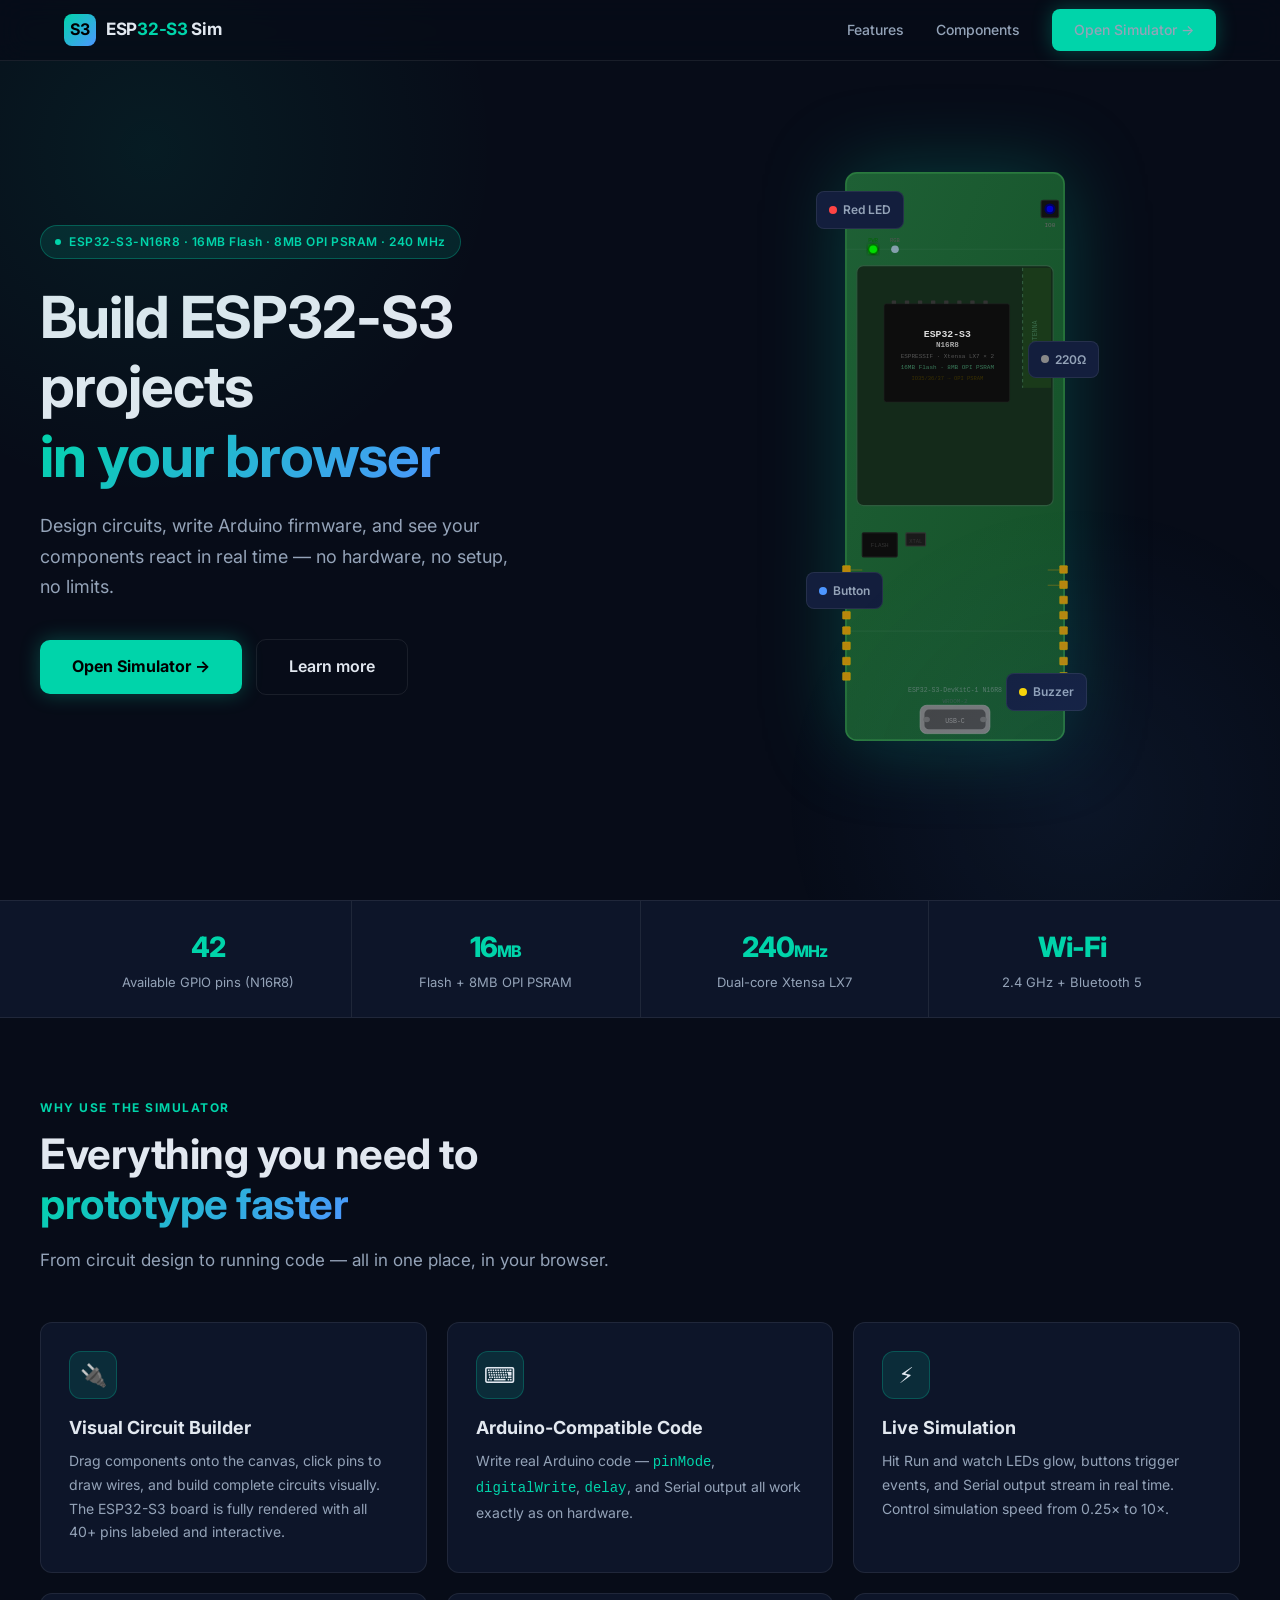
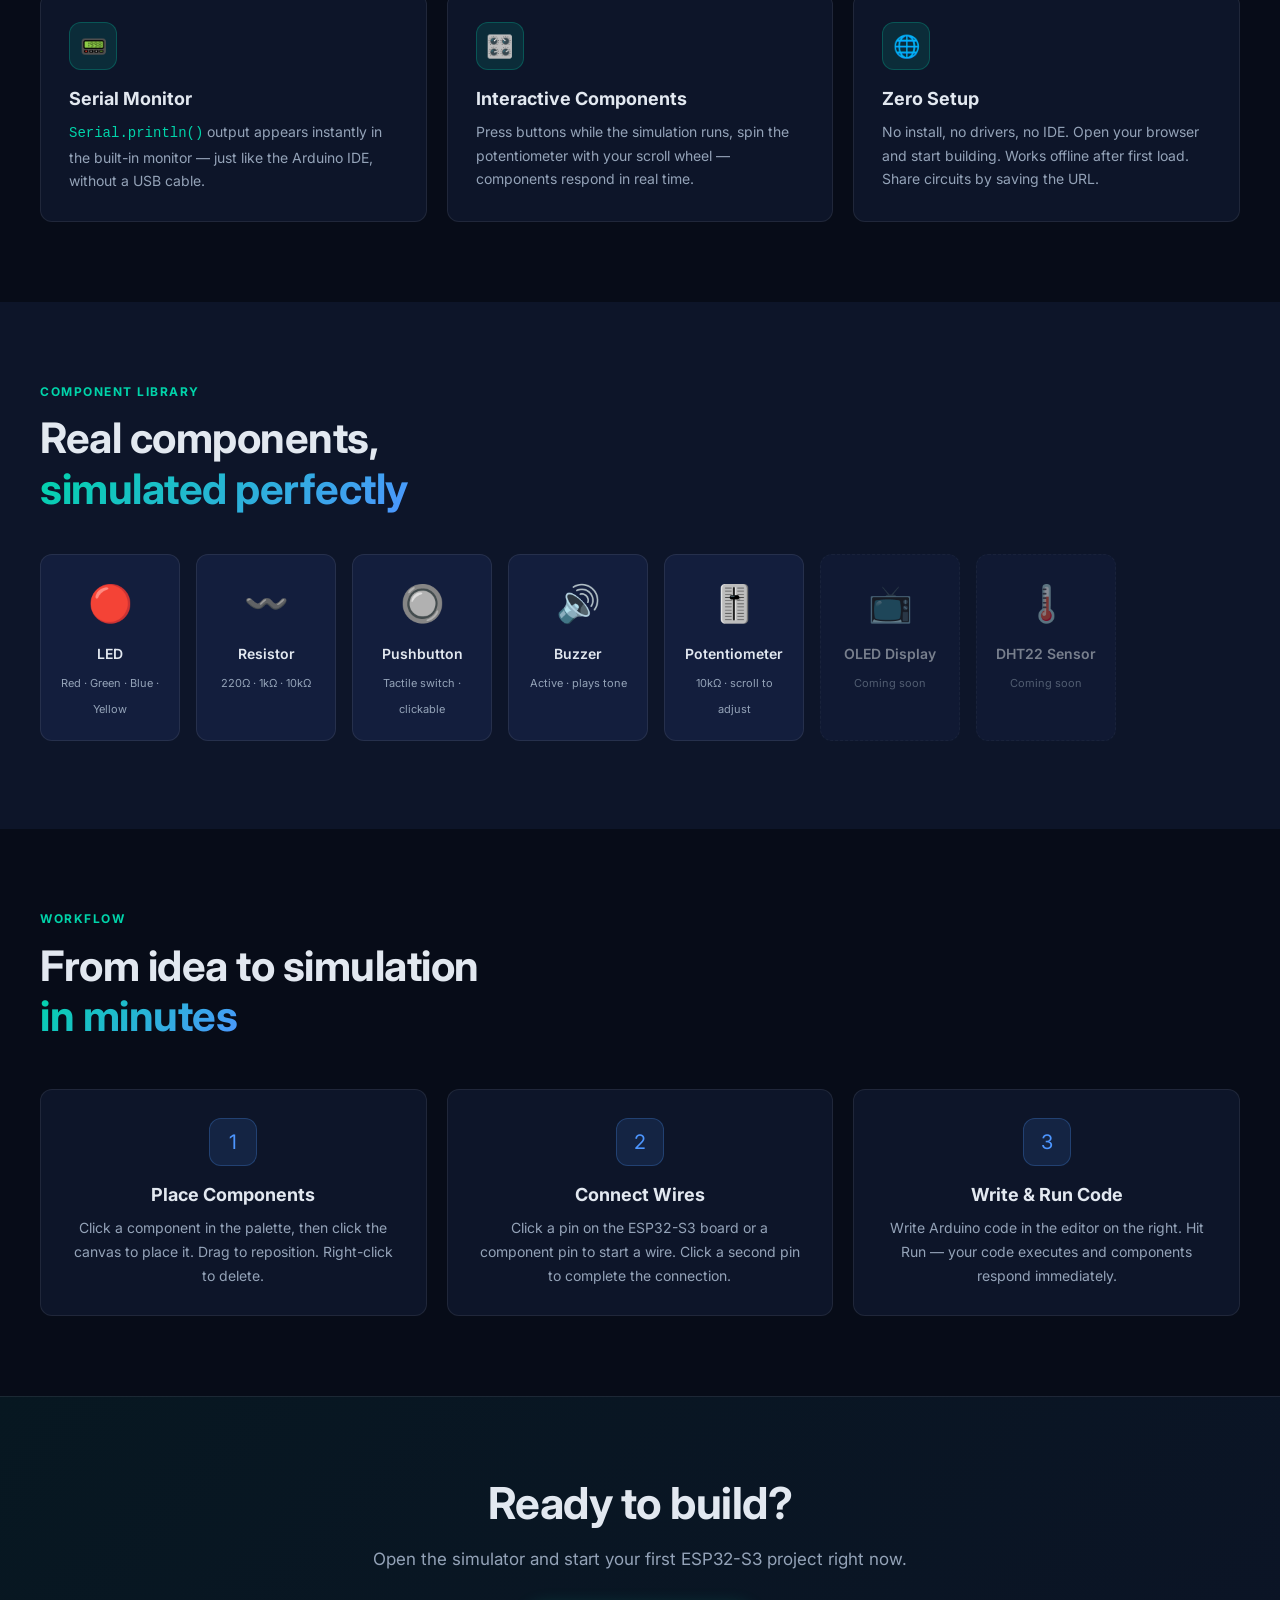
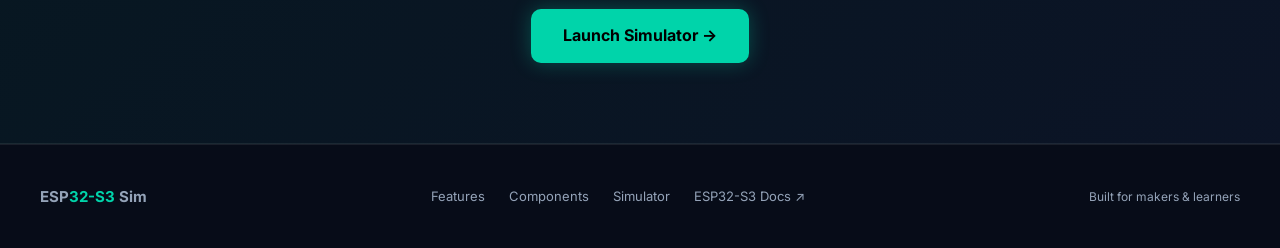
<file: index.html>
<!DOCTYPE html>
<html lang="en">
<head>
  <meta charset="UTF-8">
  <meta name="viewport" content="width=device-width, initial-scale=1.0">
  <title>ESP32-S3 Simulator — Build & Program in Your Browser</title>
  <meta name="description" content="Design ESP32-S3 circuits, write Arduino code, and simulate in real time. No hardware required.">
  <link rel="preconnect" href="https://fonts.googleapis.com">
  <link href="https://fonts.googleapis.com/css2?family=Inter:wght@400;500;600;700;800&family=JetBrains+Mono:wght@400;600&display=swap" rel="stylesheet">
  <link rel="stylesheet" href="css/main.css">
</head>
<body>

  <!-- Navigation -->
  <nav class="nav">
    <div class="nav-inner">
      <a href="index.html" class="nav-logo">
        <div class="nav-logo-icon">S3</div>
        <span class="nav-logo-text">ESP<span>32-S3</span> Sim</span>
      </a>
      <div class="nav-links">
        <a href="#features">Features</a>
        <a href="#components">Components</a>
        <a href="simulator.html" class="btn-primary">Open Simulator →</a>
      </div>
    </div>
  </nav>

  <!-- Hero -->
  <section class="hero">
    <div class="hero-inner">
      <div class="hero-content">
        <div class="hero-badge">ESP32-S3-N16R8 · 16MB Flash · 8MB OPI PSRAM · 240 MHz</div>
        <h1 class="hero-title">
          Build ESP32-S3 projects<br>
          <span class="gradient-text">in your browser</span>
        </h1>
        <p class="hero-sub">
          Design circuits, write Arduino firmware, and see your components
          react in real time — no hardware, no setup, no limits.
        </p>
        <div class="hero-actions">
          <a href="simulator.html" class="btn-primary btn-large">Open Simulator →</a>
          <a href="#features" class="btn-secondary btn-large">Learn more</a>
        </div>
      </div>

      <div class="hero-visual">
        <div class="board-svg-wrap">
          <!-- ESP32-S3-DevKitC-1 SVG illustration -->
          <svg class="board-svg" viewBox="0 0 220 540" xmlns="http://www.w3.org/2000/svg">
            <defs>
              <filter id="glow-green">
                <feGaussianBlur stdDeviation="2.5" result="blur"/>
                <feMerge><feMergeNode in="blur"/><feMergeNode in="SourceGraphic"/></feMerge>
              </filter>
              <filter id="glow-led">
                <feGaussianBlur stdDeviation="3" result="blur"/>
                <feMerge><feMergeNode in="blur"/><feMergeNode in="SourceGraphic"/></feMerge>
              </filter>
              <linearGradient id="pcb-grad" x1="0" y1="0" x2="1" y2="1">
                <stop offset="0%" stop-color="#1e6035"/>
                <stop offset="100%" stop-color="#145028"/>
              </linearGradient>
            </defs>

            <!-- PCB body -->
            <rect x="10" y="10" width="200" height="520" rx="10" fill="url(#pcb-grad)" stroke="#2a7a3e" stroke-width="1.5"/>

            <!-- PCB texture lines -->
            <line x1="10" y1="80" x2="210" y2="80" stroke="rgba(255,255,255,0.04)" stroke-width="1"/>
            <line x1="10" y1="430" x2="210" y2="430" stroke="rgba(255,255,255,0.04)" stroke-width="1"/>

            <!-- Module (WROOM-like) -->
            <rect x="20" y="95" width="180" height="220" rx="6" fill="#142a1a" stroke="#2e5c3e" stroke-width="1"/>

            <!-- Antenna cutout area -->
            <rect x="172" y="97" width="26" height="110" fill="#1a3a1a"/>
            <line x1="172" y1="97" x2="172" y2="207" stroke="#3a6a4a" stroke-width="0.8" stroke-dasharray="3,3"/>
            <text x="185" y="158" fill="#3a6a4a" font-size="6" font-family="monospace" text-anchor="middle" transform="rotate(-90 185 158)">ANTENNA</text>

            <!-- Main ESP32-S3 chip -->
            <rect x="45" y="130" width="115" height="90" fill="#0d0d0d" stroke="#222" stroke-width="0.5" rx="2"/>
            <!-- Chip pin marks top -->
            <rect x="52" y="127" width="4" height="3" fill="#333" rx="0.5"/>
            <rect x="64" y="127" width="4" height="3" fill="#333" rx="0.5"/>
            <rect x="76" y="127" width="4" height="3" fill="#333" rx="0.5"/>
            <rect x="88" y="127" width="4" height="3" fill="#333" rx="0.5"/>
            <rect x="100" y="127" width="4" height="3" fill="#333" rx="0.5"/>
            <rect x="112" y="127" width="4" height="3" fill="#333" rx="0.5"/>
            <rect x="124" y="127" width="4" height="3" fill="#333" rx="0.5"/>
            <rect x="136" y="127" width="4" height="3" fill="#333" rx="0.5"/>
            <!-- Chip labels -->
            <text x="103" y="160" fill="#ddd" font-size="9" font-family="monospace" text-anchor="middle" font-weight="bold">ESP32-S3</text>
            <text x="103" y="170" fill="#aaa" font-size="7" font-family="monospace" text-anchor="middle" font-weight="bold">N16R8</text>
            <text x="103" y="180" fill="#555" font-size="5.5" font-family="monospace" text-anchor="middle">ESPRESSIF  ·  Xtensa LX7 × 2</text>
            <text x="103" y="190" fill="#3a7a5a" font-size="5.5" font-family="monospace" text-anchor="middle">16MB Flash · 8MB OPI PSRAM</text>
            <text x="103" y="200" fill="#3a3000" font-size="5" font-family="monospace" text-anchor="middle">IO35/36/37 → OPI PSRAM</text>

            <!-- Flash chip -->
            <rect x="25" y="340" width="32" height="22" fill="#0d0d0d" stroke="#1a1a1a" rx="1"/>
            <text x="41" y="353" fill="#333" font-size="5.5" font-family="monospace" text-anchor="middle">FLASH</text>

            <!-- Crystal -->
            <rect x="65" y="340" width="18" height="12" fill="#1a1a1a" stroke="#333" rx="1"/>
            <text x="74" y="349" fill="#333" font-size="5" font-family="monospace" text-anchor="middle">XTAL</text>

            <!-- EN/Reset button -->
            <rect x="15" y="35" width="16" height="16" fill="#111" rx="2" stroke="#222"/>
            <circle cx="23" cy="43" r="5" fill="#8b0000"/>
            <circle cx="23" cy="43" r="3" fill="#cc0000"/>
            <text x="23" y="60" fill="#666" font-size="5.5" font-family="monospace" text-anchor="middle">EN</text>

            <!-- BOOT button -->
            <rect x="189" y="35" width="16" height="16" fill="#111" rx="2" stroke="#222"/>
            <circle cx="197" cy="43" r="5" fill="#000066"/>
            <circle cx="197" cy="43" r="3" fill="#0000cc"/>
            <text x="197" y="60" fill="#666" font-size="5.5" font-family="monospace" text-anchor="middle">IO0</text>

            <!-- Power LED (green, glowing) -->
            <circle cx="35" cy="80" r="5" fill="#005500" filter="url(#glow-green)"/>
            <circle cx="35" cy="80" r="3.5" fill="#00dd00" filter="url(#glow-led)"/>
            <text x="35" y="73" fill="#006600" font-size="5" font-family="monospace" text-anchor="middle">PWR</text>

            <!-- RGB LED (IO38) -->
            <circle cx="55" cy="80" r="3.5" fill="#ccccff" opacity="0.6"/>
            <text x="55" y="73" fill="#555" font-size="5" font-family="monospace" text-anchor="middle">RGB</text>

            <!-- USB-C connector -->
            <rect x="78" y="498" width="64" height="26" rx="6" fill="#777" stroke="#999" stroke-width="0.5"/>
            <rect x="82" y="502" width="56" height="18" rx="4" fill="#444"/>
            <ellipse cx="84" cy="511" rx="3" ry="2.5" fill="#666"/>
            <ellipse cx="136" cy="511" rx="3" ry="2.5" fill="#666"/>
            <text x="110" y="514" fill="#888" font-size="6" font-family="monospace" text-anchor="middle">USB-C</text>

            <!-- Left header pins (gold pads) -->
            <g fill="#b8860b" stroke="#c8a000" stroke-width="0.5">
              <rect x="7" y="370" width="7" height="7" rx="0.5"/>
              <rect x="7" y="384" width="7" height="7" rx="0.5"/>
              <rect x="7" y="398" width="7" height="7" rx="0.5"/>
              <rect x="7" y="412" width="7" height="7" rx="0.5"/>
              <rect x="7" y="426" width="7" height="7" rx="0.5"/>
              <rect x="7" y="440" width="7" height="7" rx="0.5"/>
              <rect x="7" y="454" width="7" height="7" rx="0.5"/>
              <rect x="7" y="468" width="7" height="7" rx="0.5"/>
            </g>

            <!-- Right header pins (gold pads) -->
            <g fill="#b8860b" stroke="#c8a000" stroke-width="0.5">
              <rect x="206" y="370" width="7" height="7" rx="0.5"/>
              <rect x="206" y="384" width="7" height="7" rx="0.5"/>
              <rect x="206" y="398" width="7" height="7" rx="0.5"/>
              <rect x="206" y="412" width="7" height="7" rx="0.5"/>
              <rect x="206" y="426" width="7" height="7" rx="0.5"/>
              <rect x="206" y="440" width="7" height="7" rx="0.5"/>
              <rect x="206" y="454" width="7" height="7" rx="0.5"/>
              <rect x="206" y="468" width="7" height="7" rx="0.5"/>
            </g>

            <!-- Copper traces decorative -->
            <line x1="14" y1="374" x2="25" y2="374" stroke="#b8860b" stroke-width="1" opacity="0.4"/>
            <line x1="14" y1="388" x2="25" y2="388" stroke="#b8860b" stroke-width="1" opacity="0.4"/>
            <line x1="195" y1="374" x2="206" y2="374" stroke="#b8860b" stroke-width="1" opacity="0.4"/>
            <line x1="195" y1="388" x2="206" y2="388" stroke="#b8860b" stroke-width="1" opacity="0.4"/>

            <!-- Board label -->
            <text x="110" y="486" fill="#5a7a6a" font-size="6" font-family="monospace" text-anchor="middle">ESP32-S3-DevKitC-1  N16R8</text>
            <text x="110" y="496" fill="#3a5a4a" font-size="5.5" font-family="monospace" text-anchor="middle">WROOM-2</text>
          </svg>

          <!-- Floating component chips -->
          <div class="chip chip-1">
            <span class="dot" style="background:#ff4444"></span> Red LED
          </div>
          <div class="chip chip-2">
            <span class="dot" style="background:#888"></span> 220Ω
          </div>
          <div class="chip chip-3">
            <span class="dot" style="background:#4d96ff"></span> Button
          </div>
          <div class="chip chip-4">
            <span class="dot" style="background:#ffd700"></span> Buzzer
          </div>
        </div>
      </div>
    </div>
  </section>

  <!-- Stats bar -->
  <div class="stats">
    <div class="stats-inner">
      <div class="stat">
        <span class="stat-num">42</span>
        <div class="stat-label">Available GPIO pins (N16R8)</div>
      </div>
      <div class="stat">
        <span class="stat-num">16<small style="font-size:16px">MB</small></span>
        <div class="stat-label">Flash + 8MB OPI PSRAM</div>
      </div>
      <div class="stat">
        <span class="stat-num">240<small style="font-size:16px">MHz</small></span>
        <div class="stat-label">Dual-core Xtensa LX7</div>
      </div>
      <div class="stat">
        <span class="stat-num">Wi-Fi</span>
        <div class="stat-label">2.4 GHz + Bluetooth 5</div>
      </div>
    </div>
  </div>

  <!-- Features -->
  <section class="section" id="features">
    <div class="section-inner">
      <div class="reveal">
        <div class="section-label">Why use the simulator</div>
        <h2 class="section-title">Everything you need to<br><span class="gradient-text">prototype faster</span></h2>
        <p class="section-sub">
          From circuit design to running code — all in one place, in your browser.
        </p>
      </div>

      <div class="features-grid">
        <div class="feature-card reveal">
          <div class="feature-icon">🔌</div>
          <h3 class="feature-title">Visual Circuit Builder</h3>
          <p class="feature-desc">
            Drag components onto the canvas, click pins to draw wires,
            and build complete circuits visually. The ESP32-S3 board is fully
            rendered with all 40+ pins labeled and interactive.
          </p>
        </div>

        <div class="feature-card reveal">
          <div class="feature-icon">⌨️</div>
          <h3 class="feature-title">Arduino-Compatible Code</h3>
          <p class="feature-desc">
            Write real Arduino code — <code style="color:var(--accent);font-family:monospace">pinMode</code>,
            <code style="color:var(--accent);font-family:monospace">digitalWrite</code>,
            <code style="color:var(--accent);font-family:monospace">delay</code>,
            and Serial output all work exactly as on hardware.
          </p>
        </div>

        <div class="feature-card reveal">
          <div class="feature-icon">⚡</div>
          <h3 class="feature-title">Live Simulation</h3>
          <p class="feature-desc">
            Hit Run and watch LEDs glow, buttons trigger events, and Serial
            output stream in real time. Control simulation speed from 0.25× to 10×.
          </p>
        </div>

        <div class="feature-card reveal">
          <div class="feature-icon">📟</div>
          <h3 class="feature-title">Serial Monitor</h3>
          <p class="feature-desc">
            <code style="color:var(--accent);font-family:monospace">Serial.println()</code>
            output appears instantly in the built-in monitor — just like the Arduino IDE,
            without a USB cable.
          </p>
        </div>

        <div class="feature-card reveal">
          <div class="feature-icon">🎛️</div>
          <h3 class="feature-title">Interactive Components</h3>
          <p class="feature-desc">
            Press buttons while the simulation runs, spin the potentiometer
            with your scroll wheel — components respond in real time.
          </p>
        </div>

        <div class="feature-card reveal">
          <div class="feature-icon">🌐</div>
          <h3 class="feature-title">Zero Setup</h3>
          <p class="feature-desc">
            No install, no drivers, no IDE. Open your browser and start building.
            Works offline after first load. Share circuits by saving the URL.
          </p>
        </div>
      </div>
    </div>
  </section>

  <!-- Component showcase -->
  <section class="section components-section" id="components">
    <div class="section-inner">
      <div class="reveal">
        <div class="section-label">Component library</div>
        <h2 class="section-title">Real components,<br><span class="gradient-text">simulated perfectly</span></h2>
      </div>

      <div class="comp-strip reveal">
        <div class="comp-card">
          <span class="comp-icon">🔴</span>
          <span class="comp-name">LED</span>
          <span class="comp-desc">Red · Green · Blue · Yellow</span>
        </div>
        <div class="comp-card">
          <span class="comp-icon">〰️</span>
          <span class="comp-name">Resistor</span>
          <span class="comp-desc">220Ω · 1kΩ · 10kΩ</span>
        </div>
        <div class="comp-card">
          <span class="comp-icon">🔘</span>
          <span class="comp-name">Pushbutton</span>
          <span class="comp-desc">Tactile switch · clickable</span>
        </div>
        <div class="comp-card">
          <span class="comp-icon">🔊</span>
          <span class="comp-name">Buzzer</span>
          <span class="comp-desc">Active · plays tone</span>
        </div>
        <div class="comp-card">
          <span class="comp-icon">🎚️</span>
          <span class="comp-name">Potentiometer</span>
          <span class="comp-desc">10kΩ · scroll to adjust</span>
        </div>
        <div class="comp-card" style="opacity:0.5; border-style:dashed;">
          <span class="comp-icon">📺</span>
          <span class="comp-name">OLED Display</span>
          <span class="comp-desc">Coming soon</span>
        </div>
        <div class="comp-card" style="opacity:0.5; border-style:dashed;">
          <span class="comp-icon">🌡️</span>
          <span class="comp-name">DHT22 Sensor</span>
          <span class="comp-desc">Coming soon</span>
        </div>
      </div>
    </div>
  </section>

  <!-- How it works -->
  <section class="section">
    <div class="section-inner">
      <div class="reveal">
        <div class="section-label">Workflow</div>
        <h2 class="section-title">From idea to simulation<br><span class="gradient-text">in minutes</span></h2>
      </div>

      <div class="features-grid reveal" style="margin-top: 48px;">
        <div class="feature-card" style="text-align:center;">
          <div class="feature-icon" style="margin: 0 auto 18px; background: rgba(77,150,255,0.12); border-color: rgba(77,150,255,0.25);">
            <span style="font-size:20px; color: var(--accent-2);">1</span>
          </div>
          <h3 class="feature-title">Place Components</h3>
          <p class="feature-desc">Click a component in the palette, then click the canvas to place it. Drag to reposition. Right-click to delete.</p>
        </div>
        <div class="feature-card" style="text-align:center;">
          <div class="feature-icon" style="margin: 0 auto 18px; background: rgba(77,150,255,0.12); border-color: rgba(77,150,255,0.25);">
            <span style="font-size:20px; color: var(--accent-2);">2</span>
          </div>
          <h3 class="feature-title">Connect Wires</h3>
          <p class="feature-desc">Click a pin on the ESP32-S3 board or a component pin to start a wire. Click a second pin to complete the connection.</p>
        </div>
        <div class="feature-card" style="text-align:center;">
          <div class="feature-icon" style="margin: 0 auto 18px; background: rgba(77,150,255,0.12); border-color: rgba(77,150,255,0.25);">
            <span style="font-size:20px; color: var(--accent-2);">3</span>
          </div>
          <h3 class="feature-title">Write &amp; Run Code</h3>
          <p class="feature-desc">Write Arduino code in the editor on the right. Hit Run — your code executes and components respond immediately.</p>
        </div>
      </div>
    </div>
  </section>

  <!-- CTA -->
  <div class="cta-section">
    <div class="cta-inner">
      <h2 class="cta-title">Ready to build?</h2>
      <p class="cta-sub">Open the simulator and start your first ESP32-S3 project right now.</p>
      <a href="simulator.html" class="btn-primary btn-large">Launch Simulator →</a>
    </div>
  </div>

  <!-- Footer -->
  <footer class="footer">
    <div class="footer-inner">
      <div class="footer-logo">ESP<span>32-S3</span> Sim</div>
      <div class="footer-links">
        <a href="#features">Features</a>
        <a href="#components">Components</a>
        <a href="simulator.html">Simulator</a>
        <a href="https://docs.espressif.com/projects/esp-idf/en/latest/esp32s3/" target="_blank" rel="noopener">ESP32-S3 Docs ↗</a>
      </div>
      <div class="footer-copy">Built for makers &amp; learners</div>
    </div>
  </footer>

  <script>
    // Reveal animation on scroll
    const obs = new IntersectionObserver((entries) => {
      entries.forEach(e => {
        if (e.isIntersecting) { e.target.classList.add('visible'); }
      });
    }, { threshold: 0.1 });
    document.querySelectorAll('.reveal').forEach(el => obs.observe(el));
  </script>
</body>
</html>
</file>
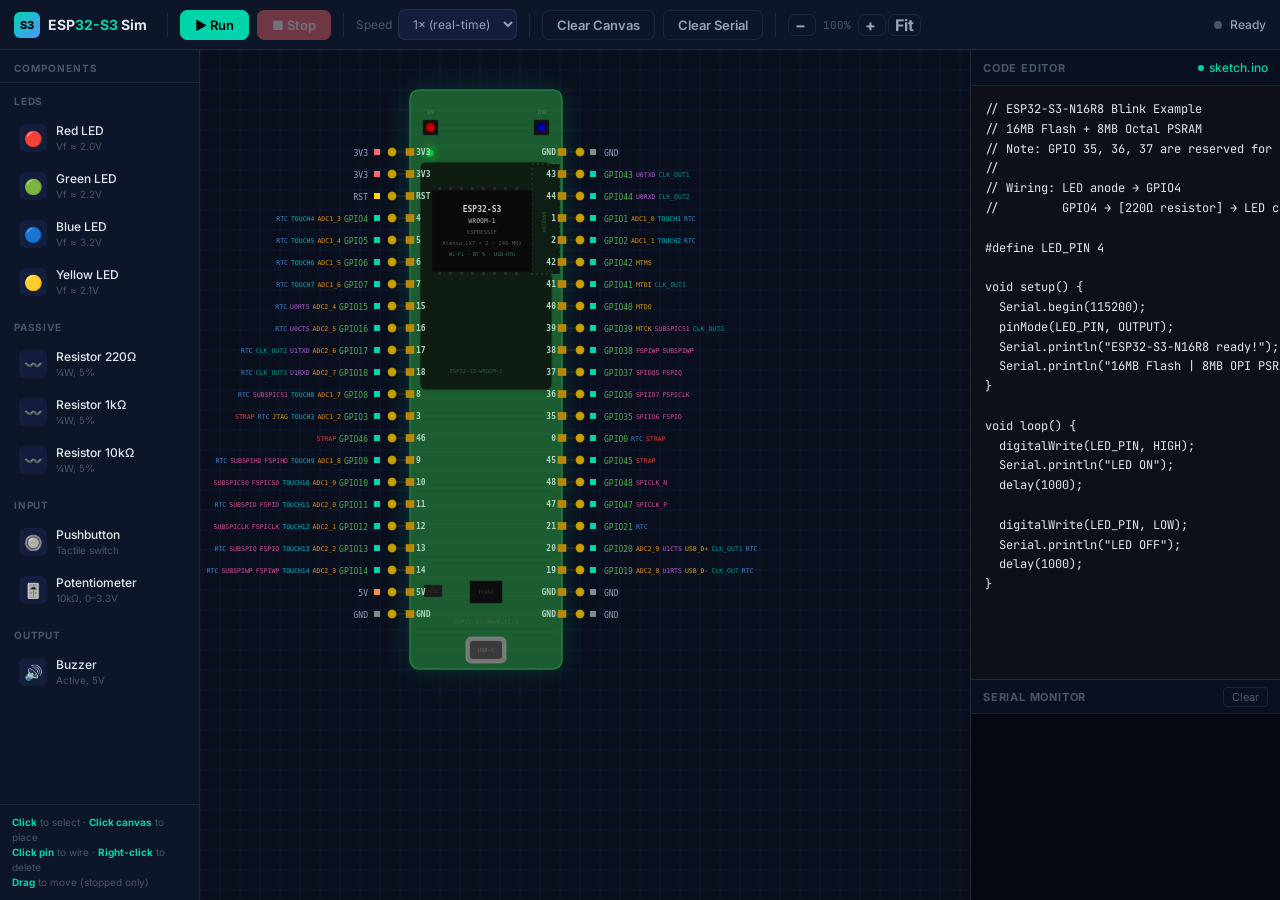
<file: simulator.html>
<!DOCTYPE html>
<html lang="en">
<head>
  <meta charset="UTF-8">
  <meta name="viewport" content="width=device-width, initial-scale=1.0">
  <title>ESP32-S3 Simulator</title>
  <link rel="preconnect" href="https://fonts.googleapis.com">
  <link href="https://fonts.googleapis.com/css2?family=Inter:wght@400;500;600;700&family=JetBrains+Mono:wght@400;600&display=swap" rel="stylesheet">
  <link rel="stylesheet" href="css/simulator.css">
</head>
<body>

<div class="sim-wrapper">

  <!-- Toolbar -->
  <header class="toolbar">
    <a href="index.html" class="toolbar-logo" title="Back to home">
      <div class="toolbar-logo-icon">S3</div>
      <span class="toolbar-logo-text">ESP<span>32-S3</span> Sim</span>
    </a>

    <div class="toolbar-divider"></div>

    <button id="btn-run" class="tb-btn tb-btn-run" title="Run simulation (Ctrl+Enter)">
      ▶ Run
    </button>
    <button id="btn-stop" class="tb-btn tb-btn-stop" disabled title="Stop simulation">
      ■ Stop
    </button>

    <div class="toolbar-divider"></div>

    <label style="font-size:12px; color:var(--text-muted); display:flex; align-items:center; gap:6px;">
      Speed
      <select id="sim-speed" class="tb-select" title="Simulation speed">
        <option value="0.25">0.25×</option>
        <option value="0.5">0.5×</option>
        <option value="1" selected>1× (real-time)</option>
        <option value="2">2×</option>
        <option value="5">5×</option>
        <option value="10">10×</option>
      </select>
    </label>

    <div class="toolbar-divider"></div>

    <button id="btn-clear-canvas" class="tb-btn tb-btn-ghost" title="Clear all components and wires">
      Clear Canvas
    </button>
    <button id="btn-clear-serial" class="tb-btn tb-btn-ghost" title="Clear serial monitor output">
      Clear Serial
    </button>

    <div class="toolbar-divider"></div>

    <div class="zoom-controls">
      <button id="btn-zoom-out" class="tb-btn tb-btn-ghost" title="Zoom out (Ctrl+−)">−</button>
      <span id="zoom-level" class="zoom-label">100%</span>
      <button id="btn-zoom-in" class="tb-btn tb-btn-ghost" title="Zoom in (Ctrl++)">+</button>
      <button id="btn-zoom-fit" class="tb-btn tb-btn-ghost" title="Fit to view (Ctrl+0)">Fit</button>
    </div>

    <div class="tb-status">
      <div class="status-dot" id="status-dot"></div>
      <span id="status-text">Ready</span>
    </div>
  </header>

  <!-- Main content -->
  <div class="sim-body">

    <!-- Left: Component palette -->
    <aside class="palette">
      <div class="palette-header">Components</div>

      <div class="palette-scroll">

        <div class="palette-group">
          <div class="palette-group-label">LEDs</div>

          <div class="palette-item" data-component="led-red" title="Red LED — connect anode to GPIO, cathode to GND via resistor">
            <div class="palette-item-icon">🔴</div>
            <div>
              <div class="palette-item-label">Red LED</div>
              <div class="palette-item-sub">Vf ≈ 2.0V</div>
            </div>
          </div>

          <div class="palette-item" data-component="led-green" title="Green LED">
            <div class="palette-item-icon">🟢</div>
            <div>
              <div class="palette-item-label">Green LED</div>
              <div class="palette-item-sub">Vf ≈ 2.2V</div>
            </div>
          </div>

          <div class="palette-item" data-component="led-blue" title="Blue LED">
            <div class="palette-item-icon">🔵</div>
            <div>
              <div class="palette-item-label">Blue LED</div>
              <div class="palette-item-sub">Vf ≈ 3.2V</div>
            </div>
          </div>

          <div class="palette-item" data-component="led-yellow" title="Yellow LED">
            <div class="palette-item-icon">🟡</div>
            <div>
              <div class="palette-item-label">Yellow LED</div>
              <div class="palette-item-sub">Vf ≈ 2.1V</div>
            </div>
          </div>
        </div>

        <div class="palette-group">
          <div class="palette-group-label">Passive</div>

          <div class="palette-item" data-component="resistor-220" title="220Ω resistor — standard LED current limiter">
            <div class="palette-item-icon">〰️</div>
            <div>
              <div class="palette-item-label">Resistor 220Ω</div>
              <div class="palette-item-sub">¼W, 5%</div>
            </div>
          </div>

          <div class="palette-item" data-component="resistor-1k" title="1kΩ resistor">
            <div class="palette-item-icon">〰️</div>
            <div>
              <div class="palette-item-label">Resistor 1kΩ</div>
              <div class="palette-item-sub">¼W, 5%</div>
            </div>
          </div>

          <div class="palette-item" data-component="resistor-10k" title="10kΩ resistor — pull-up/pull-down">
            <div class="palette-item-icon">〰️</div>
            <div>
              <div class="palette-item-label">Resistor 10kΩ</div>
              <div class="palette-item-sub">¼W, 5%</div>
            </div>
          </div>
        </div>

        <div class="palette-group">
          <div class="palette-group-label">Input</div>

          <div class="palette-item" data-component="button" title="Pushbutton — click to press while simulation runs">
            <div class="palette-item-icon">🔘</div>
            <div>
              <div class="palette-item-label">Pushbutton</div>
              <div class="palette-item-sub">Tactile switch</div>
            </div>
          </div>

          <div class="palette-item" data-component="potentiometer" title="Potentiometer — scroll wheel to adjust value">
            <div class="palette-item-icon">🎚️</div>
            <div>
              <div class="palette-item-label">Potentiometer</div>
              <div class="palette-item-sub">10kΩ, 0–3.3V</div>
            </div>
          </div>
        </div>

        <div class="palette-group">
          <div class="palette-group-label">Output</div>

          <div class="palette-item" data-component="buzzer" title="Active buzzer — plays tone when powered">
            <div class="palette-item-icon">🔊</div>
            <div>
              <div class="palette-item-label">Buzzer</div>
              <div class="palette-item-sub">Active, 5V</div>
            </div>
          </div>
        </div>

      </div>

      <div class="palette-hint">
        <strong>Click</strong> to select · <strong>Click canvas</strong> to place<br>
        <strong>Click pin</strong> to wire · <strong>Right-click</strong> to delete<br>
        <strong>Drag</strong> to move (stopped only)
      </div>
    </aside>

    <!-- Center: Canvas -->
    <main class="canvas-wrap" id="canvas-wrap">
      <canvas id="simCanvas"></canvas>
    </main>

    <!-- Right: Code editor + Serial monitor -->
    <aside class="right-panel">
      <div class="editor-section">
        <div class="panel-header">
          <span class="panel-title">Code Editor</span>
          <span class="panel-tab">sketch.ino</span>
        </div>
        <textarea id="code-editor" class="code-editor" spellcheck="false" autocomplete="off" autocorrect="off" autocapitalize="off">// ESP32-S3-N16R8 Blink Example
// 16MB Flash + 8MB Octal PSRAM
// Note: GPIO 35, 36, 37 are reserved for Octal PSRAM — do not use!
//
// Wiring: LED anode → GPIO4
//         GPIO4 → [220Ω resistor] → LED cathode → GND

#define LED_PIN 4

void setup() {
  Serial.begin(115200);
  pinMode(LED_PIN, OUTPUT);
  Serial.println("ESP32-S3-N16R8 ready!");
  Serial.println("16MB Flash | 8MB OPI PSRAM");
}

void loop() {
  digitalWrite(LED_PIN, HIGH);
  Serial.println("LED ON");
  delay(1000);

  digitalWrite(LED_PIN, LOW);
  Serial.println("LED OFF");
  delay(1000);
}</textarea>
      </div>

      <div class="serial-section">
        <div class="serial-header">
          <span class="serial-title">Serial Monitor</span>
          <button id="btn-serial-clear" class="serial-clear">Clear</button>
        </div>
        <div id="serial-output" class="serial-output">
          <div class="serial-empty">Serial output will appear here…</div>
        </div>
      </div>
    </aside>

  </div>
</div>

<!-- Tooltip -->
<div class="sim-tooltip" id="tooltip"></div>

<script src="js/app.js"></script>
</body>
</html>
</file>
<file: css/main.css>
/* ============================================================
   ESP32-S3 Simulator — Landing Page Styles
   ============================================================ */

:root {
  --bg-0: #070c18;
  --bg-1: #0d1529;
  --bg-2: #131e3d;
  --border: rgba(255,255,255,0.08);
  --accent: #00d4aa;
  --accent-dim: rgba(0,212,170,0.12);
  --accent-2: #4d96ff;
  --text: #e2e8f0;
  --text-dim: #94a3b8;
  --red: #ff6b6b;
  --green: #44cc77;
  --gold: #ffd700;
  --radius: 12px;
}

*, *::before, *::after { box-sizing: border-box; margin: 0; padding: 0; }

html { scroll-behavior: smooth; }

body {
  font-family: 'Inter', system-ui, -apple-system, sans-serif;
  background: var(--bg-0);
  color: var(--text);
  line-height: 1.6;
  overflow-x: hidden;
}

/* ---- Typography ---- */
h1, h2, h3, h4 { font-weight: 700; line-height: 1.2; }

.gradient-text {
  background: linear-gradient(135deg, var(--accent) 0%, var(--accent-2) 100%);
  -webkit-background-clip: text;
  -webkit-text-fill-color: transparent;
  background-clip: text;
}

/* ---- Nav ---- */
.nav {
  position: fixed;
  top: 0; left: 0; right: 0;
  z-index: 100;
  background: rgba(7,12,24,0.85);
  backdrop-filter: blur(14px);
  border-bottom: 1px solid var(--border);
}

.nav-inner {
  max-width: 1200px;
  margin: 0 auto;
  padding: 0 24px;
  height: 60px;
  display: flex;
  align-items: center;
  justify-content: space-between;
}

.nav-logo {
  display: flex;
  align-items: center;
  gap: 10px;
  text-decoration: none;
  color: var(--text);
}

.nav-logo-icon {
  width: 32px;
  height: 32px;
  background: linear-gradient(135deg, var(--accent), var(--accent-2));
  border-radius: 8px;
  display: flex;
  align-items: center;
  justify-content: center;
  font-size: 16px;
  font-weight: bold;
  color: #000;
}

.nav-logo-text {
  font-weight: 700;
  font-size: 17px;
  letter-spacing: -0.3px;
}

.nav-logo-text span { color: var(--accent); }

.nav-links {
  display: flex;
  align-items: center;
  gap: 32px;
}

.nav-links a {
  color: var(--text-dim);
  text-decoration: none;
  font-size: 14px;
  font-weight: 500;
  transition: color 0.2s;
}

.nav-links a:hover { color: var(--text); }

/* ---- Buttons ---- */
.btn-primary {
  display: inline-flex;
  align-items: center;
  gap: 6px;
  padding: 10px 22px;
  background: var(--accent);
  color: #000;
  font-weight: 700;
  font-size: 14px;
  border-radius: 8px;
  text-decoration: none;
  border: none;
  cursor: pointer;
  transition: transform 0.15s, box-shadow 0.15s, opacity 0.15s;
  box-shadow: 0 0 20px rgba(0,212,170,0.3);
}

.btn-primary:hover {
  transform: translateY(-1px);
  box-shadow: 0 0 30px rgba(0,212,170,0.45);
}

.btn-primary:active { transform: translateY(0); }

.btn-secondary {
  display: inline-flex;
  align-items: center;
  gap: 6px;
  padding: 10px 22px;
  background: transparent;
  color: var(--text);
  font-weight: 600;
  font-size: 14px;
  border-radius: 8px;
  text-decoration: none;
  border: 1px solid var(--border);
  cursor: pointer;
  transition: border-color 0.2s, background 0.2s;
}

.btn-secondary:hover {
  border-color: rgba(255,255,255,0.2);
  background: rgba(255,255,255,0.04);
}

.btn-large {
  padding: 14px 32px;
  font-size: 16px;
  border-radius: 10px;
}

/* ---- Hero ---- */
.hero {
  min-height: 100vh;
  display: flex;
  align-items: center;
  padding: 80px 24px 60px;
  position: relative;
  overflow: hidden;
}

.hero::before {
  content: '';
  position: absolute;
  top: -200px; left: -200px;
  width: 700px; height: 700px;
  background: radial-gradient(circle, rgba(0,212,170,0.08) 0%, transparent 70%);
  pointer-events: none;
}

.hero::after {
  content: '';
  position: absolute;
  bottom: -200px; right: -100px;
  width: 600px; height: 600px;
  background: radial-gradient(circle, rgba(77,150,255,0.07) 0%, transparent 70%);
  pointer-events: none;
}

.hero-inner {
  max-width: 1200px;
  margin: 0 auto;
  width: 100%;
  display: grid;
  grid-template-columns: 1fr 1fr;
  gap: 60px;
  align-items: center;
}

.hero-badge {
  display: inline-flex;
  align-items: center;
  gap: 8px;
  padding: 6px 14px;
  background: var(--accent-dim);
  border: 1px solid rgba(0,212,170,0.3);
  border-radius: 100px;
  font-size: 12px;
  font-weight: 600;
  color: var(--accent);
  margin-bottom: 24px;
  letter-spacing: 0.5px;
}

.hero-badge::before {
  content: '';
  width: 6px; height: 6px;
  border-radius: 50%;
  background: var(--accent);
  animation: pulse 2s infinite;
}

@keyframes pulse {
  0%, 100% { opacity: 1; transform: scale(1); }
  50% { opacity: 0.5; transform: scale(0.8); }
}

.hero-title {
  font-size: clamp(36px, 5vw, 58px);
  margin-bottom: 20px;
  letter-spacing: -1px;
}

.hero-sub {
  font-size: 18px;
  color: var(--text-dim);
  margin-bottom: 36px;
  max-width: 480px;
  line-height: 1.7;
}

.hero-actions {
  display: flex;
  align-items: center;
  gap: 14px;
  flex-wrap: wrap;
}

.hero-visual {
  display: flex;
  justify-content: center;
  align-items: center;
  position: relative;
}

.board-svg-wrap {
  position: relative;
  animation: float 6s ease-in-out infinite;
}

@keyframes float {
  0%, 100% { transform: translateY(0px); }
  50% { transform: translateY(-12px); }
}

.board-svg {
  width: 240px;
  height: auto;
  filter: drop-shadow(0 0 40px rgba(0,212,170,0.25));
}

/* Floating component chips around board */
.chip {
  position: absolute;
  background: var(--bg-2);
  border: 1px solid var(--border);
  border-radius: 8px;
  padding: 8px 12px;
  font-size: 12px;
  font-weight: 600;
  color: var(--text-dim);
  display: flex;
  align-items: center;
  gap: 6px;
  white-space: nowrap;
  animation: float 6s ease-in-out infinite;
  backdrop-filter: blur(8px);
}

.chip .dot {
  width: 8px; height: 8px;
  border-radius: 50%;
}

.chip-1 { top: 5%; left: -8%; animation-delay: -1s; }
.chip-2 { top: 30%; right: -10%; animation-delay: -2s; }
.chip-3 { bottom: 25%; left: -12%; animation-delay: -3s; }
.chip-4 { bottom: 8%; right: -5%; animation-delay: -0.5s; }

/* ---- Stats bar ---- */
.stats {
  border-top: 1px solid var(--border);
  border-bottom: 1px solid var(--border);
  background: var(--bg-1);
}

.stats-inner {
  max-width: 1200px;
  margin: 0 auto;
  padding: 0 24px;
  display: flex;
  justify-content: space-around;
}

.stat {
  padding: 24px 0;
  text-align: center;
  flex: 1;
}

.stat + .stat {
  border-left: 1px solid var(--border);
}

.stat-num {
  font-size: 28px;
  font-weight: 800;
  color: var(--accent);
  display: block;
  letter-spacing: -1px;
}

.stat-label {
  font-size: 13px;
  color: var(--text-dim);
  margin-top: 2px;
}

/* ---- Section layout ---- */
.section {
  padding: 80px 24px;
}

.section-inner {
  max-width: 1200px;
  margin: 0 auto;
}

.section-label {
  font-size: 12px;
  font-weight: 700;
  letter-spacing: 1.5px;
  text-transform: uppercase;
  color: var(--accent);
  margin-bottom: 12px;
}

.section-title {
  font-size: clamp(28px, 4vw, 42px);
  margin-bottom: 16px;
  letter-spacing: -0.5px;
}

.section-sub {
  font-size: 17px;
  color: var(--text-dim);
  max-width: 600px;
  line-height: 1.7;
}

/* ---- Features ---- */
.features-grid {
  display: grid;
  grid-template-columns: repeat(3, 1fr);
  gap: 20px;
  margin-top: 48px;
}

.feature-card {
  background: var(--bg-1);
  border: 1px solid var(--border);
  border-radius: var(--radius);
  padding: 28px;
  transition: border-color 0.2s, transform 0.2s;
}

.feature-card:hover {
  border-color: rgba(0,212,170,0.3);
  transform: translateY(-4px);
}

.feature-icon {
  width: 48px; height: 48px;
  border-radius: 12px;
  background: var(--accent-dim);
  border: 1px solid rgba(0,212,170,0.25);
  display: flex;
  align-items: center;
  justify-content: center;
  font-size: 22px;
  margin-bottom: 18px;
}

.feature-title {
  font-size: 18px;
  margin-bottom: 10px;
}

.feature-desc {
  font-size: 14px;
  color: var(--text-dim);
  line-height: 1.7;
}

/* ---- Components showcase ---- */
.components-section {
  background: var(--bg-1);
}

.comp-strip {
  display: flex;
  gap: 16px;
  margin-top: 40px;
  overflow-x: auto;
  padding-bottom: 8px;
  scrollbar-width: thin;
  scrollbar-color: var(--border) transparent;
}

.comp-card {
  flex: 0 0 140px;
  background: var(--bg-2);
  border: 1px solid var(--border);
  border-radius: var(--radius);
  padding: 20px 16px;
  text-align: center;
  transition: border-color 0.2s, transform 0.2s;
  cursor: default;
}

.comp-card:hover {
  border-color: rgba(0,212,170,0.3);
  transform: translateY(-3px);
}

.comp-icon {
  font-size: 36px;
  margin-bottom: 10px;
  display: block;
}

.comp-name {
  font-size: 14px;
  font-weight: 600;
  display: block;
  margin-bottom: 4px;
}

.comp-desc {
  font-size: 11px;
  color: var(--text-dim);
}

/* ---- CTA section ---- */
.cta-section {
  background: linear-gradient(135deg, rgba(0,212,170,0.06) 0%, rgba(77,150,255,0.06) 100%);
  border-top: 1px solid var(--border);
  border-bottom: 1px solid var(--border);
}

.cta-inner {
  max-width: 1200px;
  margin: 0 auto;
  padding: 80px 24px;
  text-align: center;
}

.cta-title {
  font-size: clamp(28px, 4vw, 44px);
  margin-bottom: 16px;
  letter-spacing: -0.5px;
}

.cta-sub {
  font-size: 17px;
  color: var(--text-dim);
  margin-bottom: 36px;
}

/* ---- Footer ---- */
.footer {
  padding: 40px 24px;
  border-top: 1px solid var(--border);
  background: var(--bg-0);
}

.footer-inner {
  max-width: 1200px;
  margin: 0 auto;
  display: flex;
  align-items: center;
  justify-content: space-between;
  gap: 24px;
  flex-wrap: wrap;
}

.footer-logo {
  font-weight: 700;
  font-size: 15px;
  color: var(--text-dim);
}

.footer-logo span { color: var(--accent); }

.footer-links {
  display: flex;
  gap: 24px;
}

.footer-links a {
  color: var(--text-dim);
  text-decoration: none;
  font-size: 13px;
  transition: color 0.2s;
}

.footer-links a:hover { color: var(--text); }

.footer-copy {
  color: var(--text-dim);
  font-size: 12px;
}

/* ---- Reveal animation ---- */
.reveal {
  opacity: 0;
  transform: translateY(24px);
  transition: opacity 0.6s ease, transform 0.6s ease;
}

.reveal.visible {
  opacity: 1;
  transform: none;
}

/* ---- Responsive ---- */
@media (max-width: 900px) {
  .hero-inner {
    grid-template-columns: 1fr;
    gap: 48px;
    text-align: center;
  }
  .hero-sub { margin: 0 auto 36px; }
  .hero-actions { justify-content: center; }
  .hero-visual { order: -1; }
  .features-grid { grid-template-columns: 1fr; }
  .stats-inner { flex-wrap: wrap; }
  .stat { min-width: 50%; }
}

@media (max-width: 600px) {
  .nav-links a:not(.btn-primary) { display: none; }
  .features-grid { gap: 12px; }
}
</file>
<file: css/simulator.css>
/* ============================================================
   ESP32-S3 Simulator — Simulator Page Styles
   ============================================================ */

:root {
  --bg-0: #070c18;
  --bg-1: #0d1529;
  --bg-2: #131e3d;
  --bg-3: #0a1020;
  --border: rgba(255,255,255,0.08);
  --border-hover: rgba(255,255,255,0.16);
  --accent: #00d4aa;
  --accent-dim: rgba(0,212,170,0.12);
  --accent-2: #4d96ff;
  --text: #e2e8f0;
  --text-dim: #94a3b8;
  --text-muted: #4a5568;
  --red: #ff6b6b;
  --green: #44cc77;
  --yellow: #ffd700;
  --sidebar-w: 200px;
  --code-w: 310px;
  --toolbar-h: 50px;
}

*, *::before, *::after { box-sizing: border-box; margin: 0; padding: 0; }

html, body {
  width: 100%; height: 100%;
  overflow: hidden;
  font-family: 'Inter', system-ui, sans-serif;
  background: var(--bg-0);
  color: var(--text);
  font-size: 13px;
}

/* ---- Layout ---- */
.sim-wrapper {
  display: flex;
  flex-direction: column;
  width: 100vw;
  height: 100vh;
  overflow: hidden;
}

/* ---- Toolbar ---- */
.toolbar {
  display: flex;
  align-items: center;
  gap: 8px;
  padding: 0 14px;
  height: var(--toolbar-h);
  background: var(--bg-1);
  border-bottom: 1px solid var(--border);
  flex-shrink: 0;
  z-index: 10;
}

.toolbar-logo {
  display: flex;
  align-items: center;
  gap: 8px;
  text-decoration: none;
  color: var(--text);
  margin-right: 8px;
}

.toolbar-logo-icon {
  width: 26px; height: 26px;
  background: linear-gradient(135deg, var(--accent), var(--accent-2));
  border-radius: 6px;
  display: flex;
  align-items: center;
  justify-content: center;
  font-weight: 800;
  font-size: 11px;
  color: #000;
}

.toolbar-logo-text {
  font-weight: 700;
  font-size: 14px;
}

.toolbar-logo-text span { color: var(--accent); }

.toolbar-divider {
  width: 1px;
  height: 24px;
  background: var(--border);
  margin: 0 4px;
}

/* Toolbar buttons */
.tb-btn {
  display: inline-flex;
  align-items: center;
  gap: 5px;
  padding: 6px 14px;
  border-radius: 7px;
  font-size: 13px;
  font-weight: 600;
  cursor: pointer;
  border: 1px solid transparent;
  transition: all 0.15s;
  white-space: nowrap;
  font-family: inherit;
}

.tb-btn:disabled {
  opacity: 0.4;
  cursor: not-allowed;
}

.tb-btn-run {
  background: var(--accent);
  color: #000;
  border-color: var(--accent);
}

.tb-btn-run:hover:not(:disabled) {
  background: #00efbe;
  box-shadow: 0 0 16px rgba(0,212,170,0.4);
}

.tb-btn-stop {
  background: var(--red);
  color: #fff;
  border-color: var(--red);
}

.tb-btn-stop:hover:not(:disabled) {
  background: #ff8a8a;
  box-shadow: 0 0 16px rgba(255,107,107,0.4);
}

.tb-btn-ghost {
  background: transparent;
  color: var(--text-dim);
  border-color: var(--border);
}

.tb-btn-ghost:hover:not(:disabled) {
  color: var(--text);
  border-color: var(--border-hover);
  background: rgba(255,255,255,0.04);
}

.tb-select {
  background: var(--bg-2);
  color: var(--text-dim);
  border: 1px solid var(--border);
  border-radius: 7px;
  padding: 6px 10px;
  font-size: 12px;
  font-family: inherit;
  cursor: pointer;
  outline: none;
}

.tb-select:focus { border-color: var(--accent); }

.tb-status {
  margin-left: auto;
  display: flex;
  align-items: center;
  gap: 8px;
  font-size: 12px;
  color: var(--text-muted);
}

.status-dot {
  width: 8px; height: 8px;
  border-radius: 50%;
  background: var(--text-muted);
  transition: background 0.3s;
}

.status-dot.running {
  background: var(--accent);
  box-shadow: 0 0 8px var(--accent);
  animation: blink 1s ease-in-out infinite;
}

.status-dot.error {
  background: var(--red);
}

@keyframes blink {
  0%, 100% { opacity: 1; }
  50% { opacity: 0.4; }
}

#status-text {
  font-weight: 500;
  color: var(--text-dim);
}

/* ---- Main body ---- */
.sim-body {
  display: flex;
  flex: 1;
  overflow: hidden;
  min-height: 0;
}

/* ---- Component Palette (left sidebar) ---- */
.palette {
  width: var(--sidebar-w);
  flex-shrink: 0;
  background: var(--bg-1);
  border-right: 1px solid var(--border);
  display: flex;
  flex-direction: column;
  overflow: hidden;
}

.palette-header {
  padding: 12px 14px 8px;
  font-size: 10px;
  font-weight: 700;
  letter-spacing: 1px;
  text-transform: uppercase;
  color: var(--text-muted);
  border-bottom: 1px solid var(--border);
}

.palette-scroll {
  flex: 1;
  overflow-y: auto;
  padding: 8px;
  scrollbar-width: thin;
  scrollbar-color: var(--border) transparent;
}

.palette-group {
  margin-bottom: 12px;
}

.palette-group-label {
  font-size: 10px;
  font-weight: 700;
  text-transform: uppercase;
  letter-spacing: 0.8px;
  color: var(--text-muted);
  padding: 4px 6px;
  margin-bottom: 4px;
}

.palette-item {
  display: flex;
  align-items: center;
  gap: 9px;
  padding: 8px 10px;
  border-radius: 8px;
  cursor: pointer;
  border: 1px solid transparent;
  transition: all 0.15s;
  user-select: none;
  margin-bottom: 2px;
}

.palette-item:hover {
  background: rgba(255,255,255,0.05);
  border-color: var(--border);
}

.palette-item.active {
  background: var(--accent-dim);
  border-color: rgba(0,212,170,0.4);
  color: var(--accent);
}

.palette-item-icon {
  width: 28px; height: 28px;
  border-radius: 6px;
  display: flex;
  align-items: center;
  justify-content: center;
  font-size: 15px;
  background: var(--bg-2);
  flex-shrink: 0;
}

.palette-item.active .palette-item-icon {
  background: var(--accent-dim);
}

.palette-item-label {
  font-size: 12px;
  font-weight: 500;
  line-height: 1.2;
}

.palette-item-sub {
  font-size: 10px;
  color: var(--text-muted);
  margin-top: 1px;
}

/* Cursor hint */
.palette-hint {
  padding: 10px 12px;
  border-top: 1px solid var(--border);
  font-size: 10px;
  color: var(--text-muted);
  line-height: 1.5;
}

.palette-hint strong { color: var(--accent); }

/* ---- Canvas area ---- */
.canvas-wrap {
  flex: 1;
  overflow: auto;
  background: #0a0f1e;
  position: relative;
  min-width: 0;
  scrollbar-width: thin;
  scrollbar-color: rgba(255,255,255,0.1) transparent;
}

.canvas-wrap::-webkit-scrollbar { width: 6px; height: 6px; }
.canvas-wrap::-webkit-scrollbar-track { background: transparent; }
.canvas-wrap::-webkit-scrollbar-thumb { background: rgba(255,255,255,0.12); border-radius: 3px; }

#simCanvas {
  display: block;
  cursor: default;
}

#simCanvas.tool-active { cursor: crosshair; }
#simCanvas.wiring { cursor: cell; }

/* ---- Zoom controls ---- */
.zoom-controls {
  display: flex;
  align-items: center;
  gap: 2px;
}
.zoom-controls .tb-btn { min-width: 28px; padding: 0 6px; font-size: 16px; font-weight: bold; }
.zoom-label {
  font-size: 11px;
  color: var(--text-muted);
  min-width: 38px;
  text-align: center;
  font-family: 'JetBrains Mono', monospace;
  user-select: none;
}

/* ---- Right panel (code + serial) ---- */
.right-panel {
  width: var(--code-w);
  flex-shrink: 0;
  background: var(--bg-1);
  border-left: 1px solid var(--border);
  display: flex;
  flex-direction: column;
  overflow: hidden;
}

/* Code editor section */
.editor-section {
  flex: 1;
  display: flex;
  flex-direction: column;
  min-height: 0;
  border-bottom: 1px solid var(--border);
}

.panel-header {
  display: flex;
  align-items: center;
  justify-content: space-between;
  padding: 0 12px;
  height: 36px;
  border-bottom: 1px solid var(--border);
  background: var(--bg-3);
  flex-shrink: 0;
}

.panel-title {
  font-size: 11px;
  font-weight: 700;
  text-transform: uppercase;
  letter-spacing: 0.8px;
  color: var(--text-muted);
}

.panel-tab {
  font-size: 12px;
  font-weight: 500;
  color: var(--accent);
  display: flex;
  align-items: center;
  gap: 5px;
}

.panel-tab::before {
  content: '';
  width: 6px; height: 6px;
  border-radius: 50%;
  background: var(--accent);
}

.code-editor {
  flex: 1;
  resize: none;
  background: #0d1117;
  color: #e2e8f0;
  font-family: 'JetBrains Mono', 'Fira Code', 'Cascadia Code', monospace;
  font-size: 12px;
  line-height: 1.65;
  padding: 14px;
  border: none;
  outline: none;
  tab-size: 2;
  white-space: pre;
  overflow: auto;
  scrollbar-width: thin;
  scrollbar-color: rgba(255,255,255,0.1) transparent;
}

.code-editor::-webkit-scrollbar { width: 5px; }
.code-editor::-webkit-scrollbar-track { background: transparent; }
.code-editor::-webkit-scrollbar-thumb { background: rgba(255,255,255,0.12); border-radius: 3px; }

/* Serial monitor section */
.serial-section {
  height: 220px;
  flex-shrink: 0;
  display: flex;
  flex-direction: column;
}

.serial-header {
  display: flex;
  align-items: center;
  justify-content: space-between;
  padding: 0 12px;
  height: 34px;
  background: var(--bg-3);
  border-bottom: 1px solid var(--border);
  flex-shrink: 0;
}

.serial-title {
  font-size: 11px;
  font-weight: 700;
  text-transform: uppercase;
  letter-spacing: 0.8px;
  color: var(--text-muted);
}

.serial-clear {
  background: none;
  border: 1px solid var(--border);
  border-radius: 4px;
  color: var(--text-muted);
  font-size: 11px;
  padding: 2px 8px;
  cursor: pointer;
  font-family: inherit;
  transition: all 0.15s;
}

.serial-clear:hover {
  color: var(--text);
  border-color: var(--border-hover);
}

.serial-output {
  flex: 1;
  overflow-y: auto;
  padding: 10px 12px;
  font-family: 'JetBrains Mono', 'Fira Code', monospace;
  font-size: 11px;
  line-height: 1.6;
  background: #050810;
  scrollbar-width: thin;
  scrollbar-color: rgba(255,255,255,0.08) transparent;
}

.serial-output::-webkit-scrollbar { width: 4px; }
.serial-output::-webkit-scrollbar-thumb { background: rgba(255,255,255,0.1); border-radius: 2px; }

.serial-line {
  color: #7ec8a4;
  word-break: break-all;
  white-space: pre-wrap;
}

.serial-line.error { color: #ff6b6b; }
.serial-line.info { color: #4d96ff; }
.serial-line.warn { color: #ffd700; }

.serial-empty {
  color: var(--text-muted);
  font-style: italic;
  font-size: 11px;
}

/* ---- Tooltip ---- */
.sim-tooltip {
  position: fixed;
  background: rgba(0,0,0,0.85);
  color: #e2e8f0;
  padding: 5px 10px;
  border-radius: 6px;
  font-size: 11px;
  font-family: 'JetBrains Mono', monospace;
  border: 1px solid var(--border);
  pointer-events: none;
  z-index: 1000;
  white-space: nowrap;
  transform: translate(-50%, -100%) translateY(-8px);
  opacity: 0;
  transition: opacity 0.15s;
}

.sim-tooltip.visible { opacity: 1; }

/* ---- Context menu ---- */
.context-menu {
  position: fixed;
  background: var(--bg-2);
  border: 1px solid var(--border);
  border-radius: 8px;
  padding: 4px;
  z-index: 2000;
  min-width: 140px;
  box-shadow: 0 8px 32px rgba(0,0,0,0.4);
}

.context-item {
  padding: 7px 14px;
  border-radius: 5px;
  cursor: pointer;
  font-size: 12px;
  color: var(--text-dim);
  transition: all 0.1s;
  display: flex;
  align-items: center;
  gap: 8px;
}

.context-item:hover {
  background: rgba(255,255,255,0.06);
  color: var(--text);
}

.context-item.danger { color: var(--red); }
.context-item.danger:hover { background: rgba(255,107,107,0.1); }

/* Scrollbar for palette */
.palette-scroll::-webkit-scrollbar { width: 4px; }
.palette-scroll::-webkit-scrollbar-track { background: transparent; }
.palette-scroll::-webkit-scrollbar-thumb { background: rgba(255,255,255,0.1); border-radius: 2px; }

/* Keyframe for new serial lines */
@keyframes serial-in {
  from { opacity: 0; transform: translateY(4px); }
  to   { opacity: 1; transform: none; }
}

.serial-line { animation: serial-in 0.1s ease; }

/* Wire color legend */
.wire-legend {
  display: none;
}
</file>
